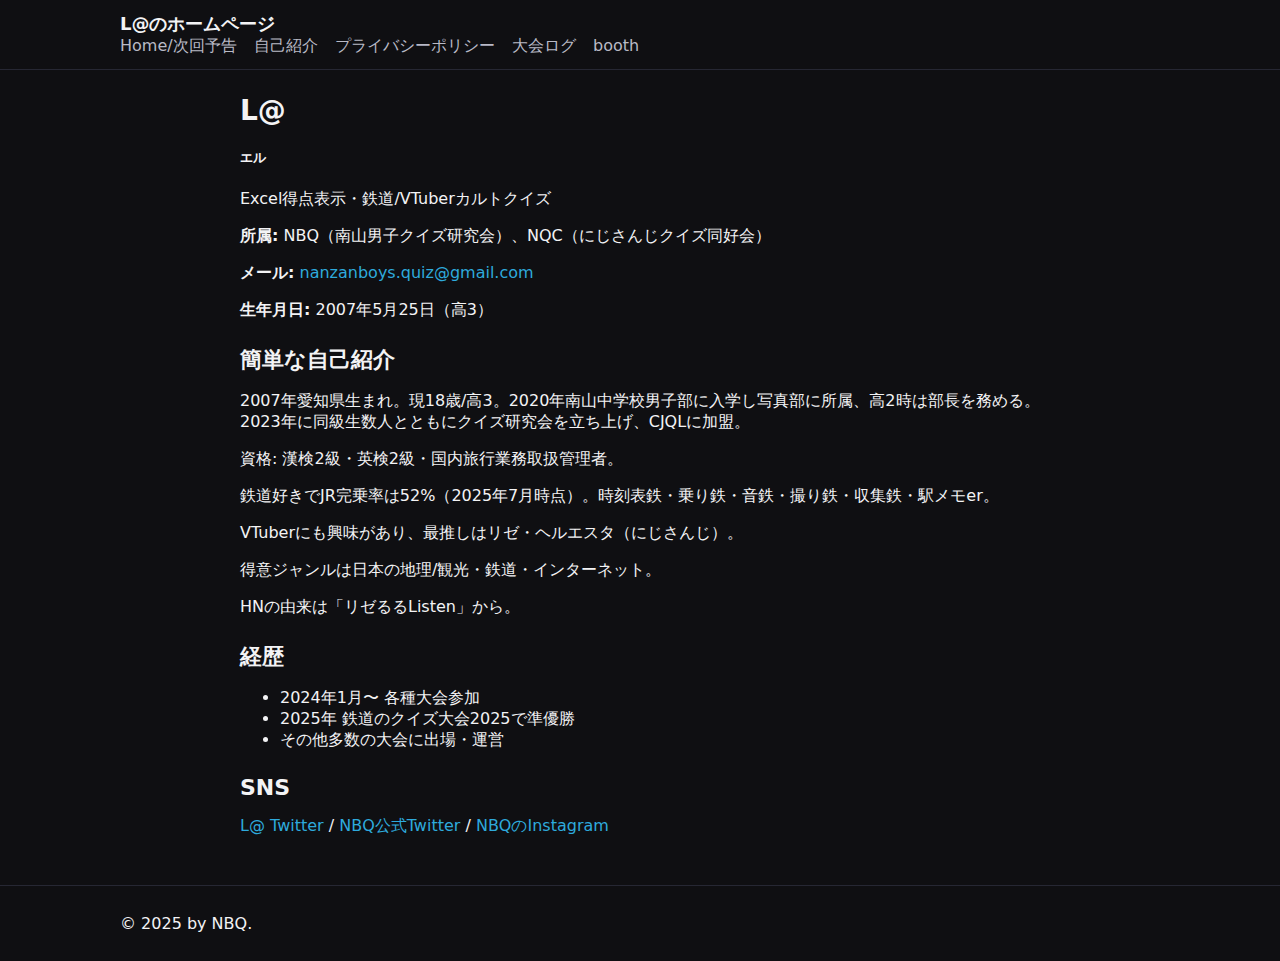
<file: about.html>
<!doctype html>
<html lang="ja">
<head>
  <meta charset="utf-8" />
  <meta name="viewport" content="width=device-width,initial-scale=1" />
  <title>自己紹介 | L@のホームページ</title>
  <link rel="stylesheet" href="assets/style.css" />
</head>
<body>
<header class="site-header">
  <div class="wrap">
    <a class="brand" href="index.html">L@のホームページ</a>
    <nav class="nav">
      <a href="index.html">Home/次回予告</a>
      <a href="about.html" aria-current="page">自己紹介</a>
      <a href="privacy.html">プライバシーポリシー</a>
      <a href="log.html">大会ログ</a>
      <a href="https://nbq.booth.pm" target="_blank">booth</a>
    </nav>
  </div>
</header>
<main class="content">
  <h1>L@ </h1><h5>エル</h5>
  <p>Excel得点表示・鉄道/VTuberカルトクイズ</p>
  <p><strong>所属:</strong> NBQ（南山男子クイズ研究会）、NQC（にじさんじクイズ同好会）</p>
  <p><strong>メール:</strong> <a href="mailto:nanzanboys.quiz@gmail.com">nanzanboys.quiz@gmail.com</a></p>
  <p><strong>生年月日:</strong> 2007年5月25日（高3）</p>

  <h2>簡単な自己紹介</h2>
  <p>2007年愛知県生まれ。現18歳/高3。2020年南山中学校男子部に入学し写真部に所属、高2時は部長を務める。2023年に同級生数人とともにクイズ研究会を立ち上げ、CJQLに加盟。</p>
  <p>資格: 漢検2級・英検2級・国内旅行業務取扱管理者。</p>
  <p>鉄道好きでJR完乗率は52%（2025年7月時点）。時刻表鉄・乗り鉄・音鉄・撮り鉄・収集鉄・駅メモer。</p>
  <p>VTuberにも興味があり、最推しはリゼ・ヘルエスタ（にじさんじ）。</p>
  <p>得意ジャンルは日本の地理/観光・鉄道・インターネット。</p>
  <p>HNの由来は「リゼるるListen」から。</p>

  <h2>経歴</h2>
  <ul>
    <li>2024年1月〜 各種大会参加</li>
    <li>2025年 鉄道のクイズ大会2025で準優勝</li>
    <li>その他多数の大会に出場・運営</li>
  </ul>

  <h2>SNS</h2>
  <p>
    <a href="https://twitter.com/NBQ_Reto_F10">L@ Twitter</a> /
    <a href="https://twitter.com/NBQtakeiteasy">NBQ公式Twitter</a> /
    <a href="https://www.instagram.com/nbq_uiz/">NBQのInstagram</a>
  </p>
</main>
<footer class="site-footer">
  <div class="wrap"><p>© 2025 by NBQ.</p></div>
</footer>
</body>
</html>
</file>
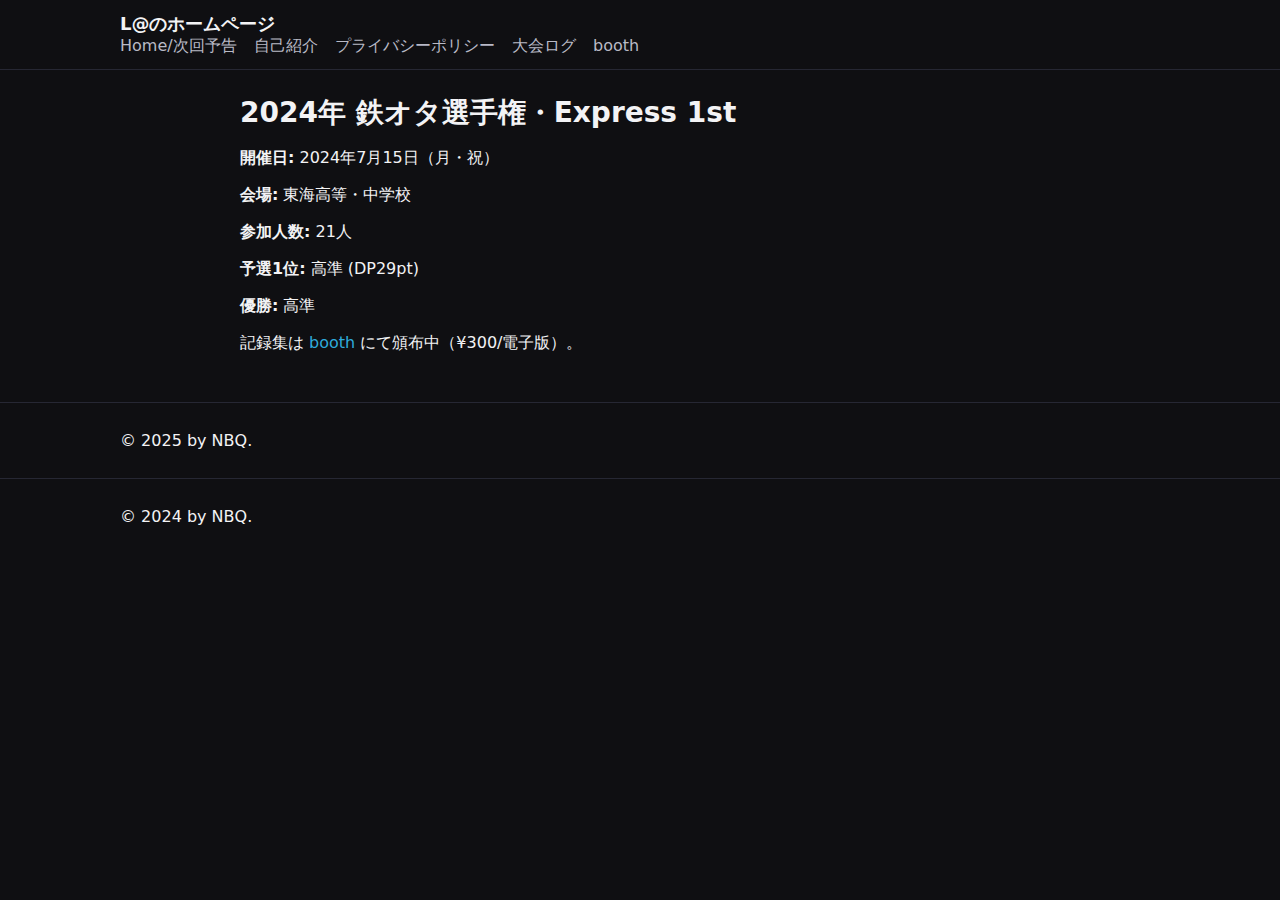
<file: log.html>
<!doctype html>
<html lang="ja">
<head>
  <meta charset="utf-8" />
  <meta name="viewport" content="width=device-width,initial-scale=1" />
  <title>大会ログ | L@のホームページ</title>
  <link rel="stylesheet" href="assets/style.css" />
</head>
<body>
<header class="site-header">
  <div class="wrap">
    <a class="brand" href="index.html">L@のホームページ</a>
    <nav class="nav">
      <a href="index.html">Home/次回予告</a>
      <a href="about.html">自己紹介</a>
      <a href="privacy.html">プライバシーポリシー</a>
      <a href="log.html" aria-current="page">大会ログ</a>
      <a href="https://nbq.booth.pm" target="_blank">booth</a>
    </nav>
  </div>
</header>
<main class="content">
  <h1>2024年 鉄オタ選手権・Express 1st</h1>
  <p><strong>開催日:</strong> 2024年7月15日（月・祝）</p>
  <p><strong>会場:</strong> 東海高等・中学校</p>
  <p><strong>参加人数:</strong> 21人</p>
  <p><strong>予選1位:</strong> 高準 (DP29pt)</p>
  <p><strong>優勝:</strong> 高準</p>
  <p>記録集は <a href="https://nbq.booth.pm/items/6184140" target="_blank">booth</a> にて頒布中（¥300/電子版）。</p>
</main>
<footer class="site-footer">
  <div class="wrap"><p>© 2025 by NBQ.</p></div>
</footer>
</body>
</html>
  <footer class="site-footer">
    <div class="wrap"><p>© 2024 by NBQ.</p></div>
  </footer>
</body>

</html>
</file>
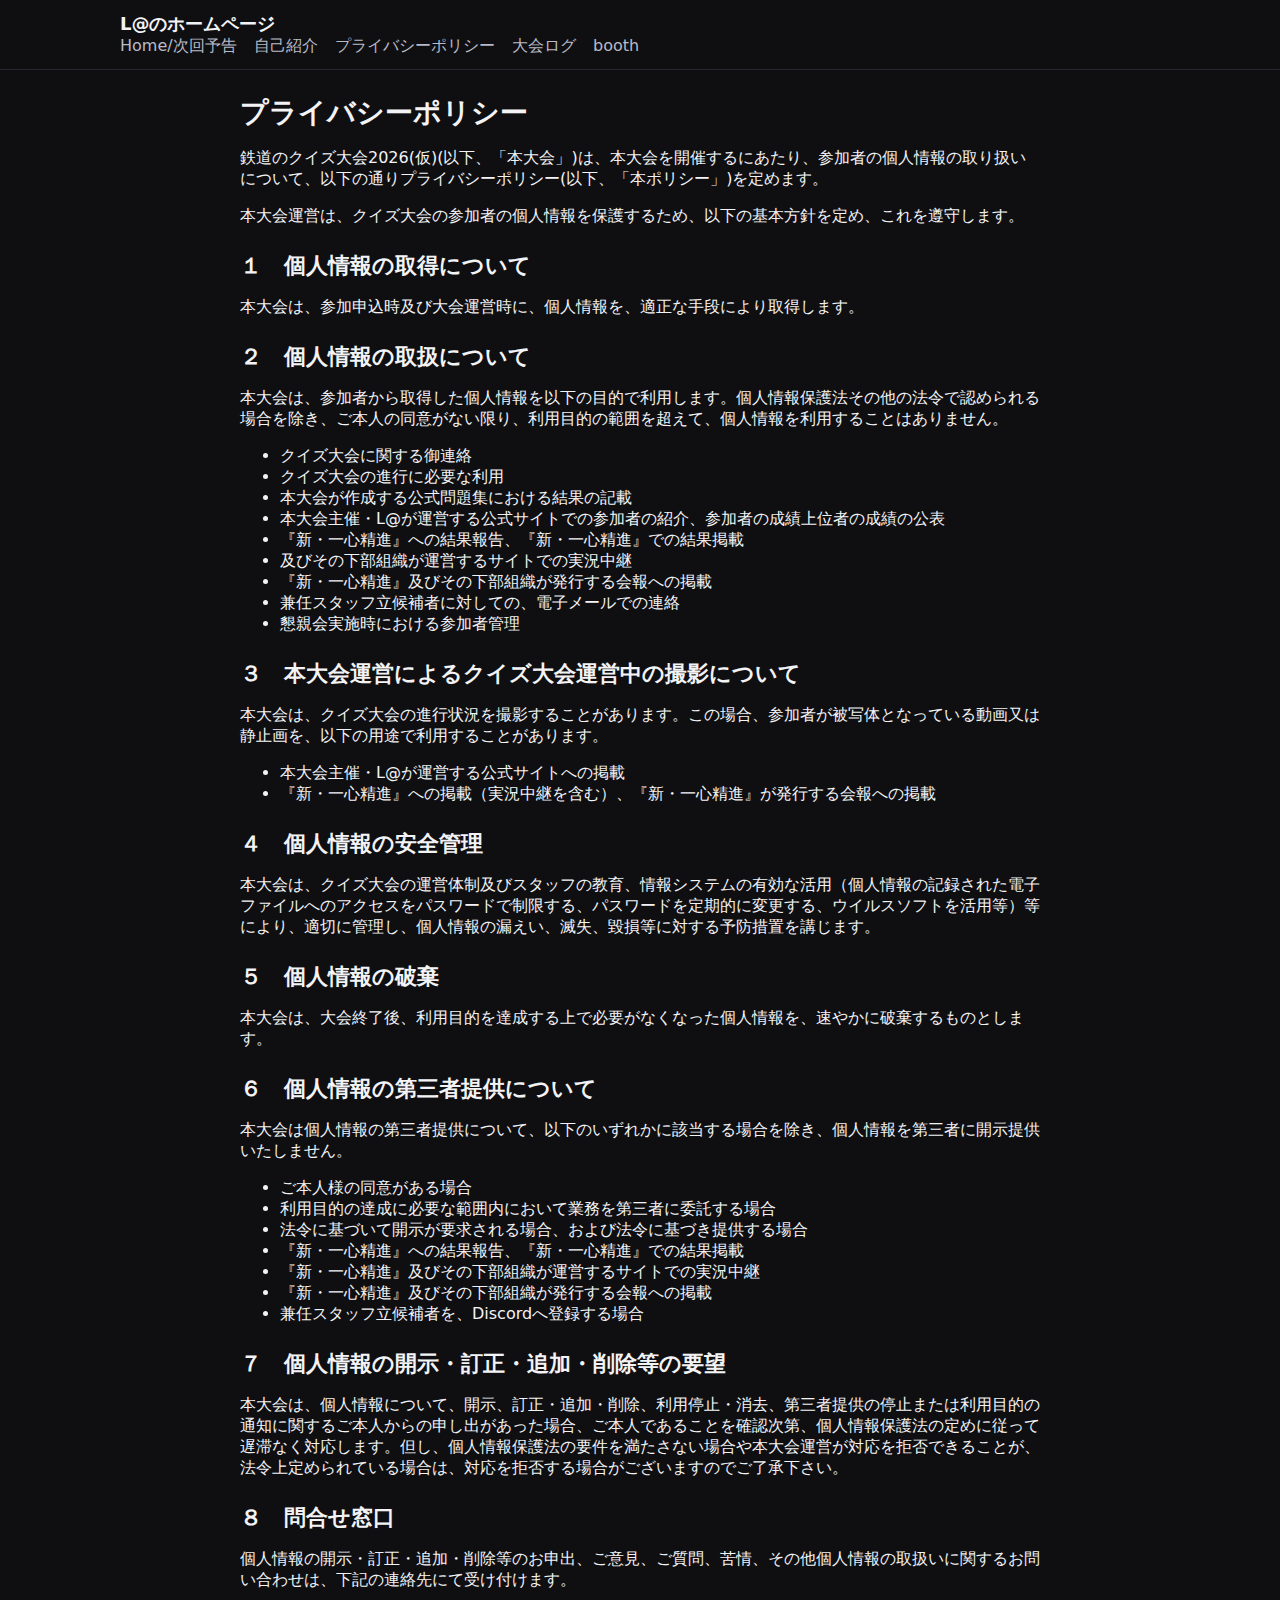
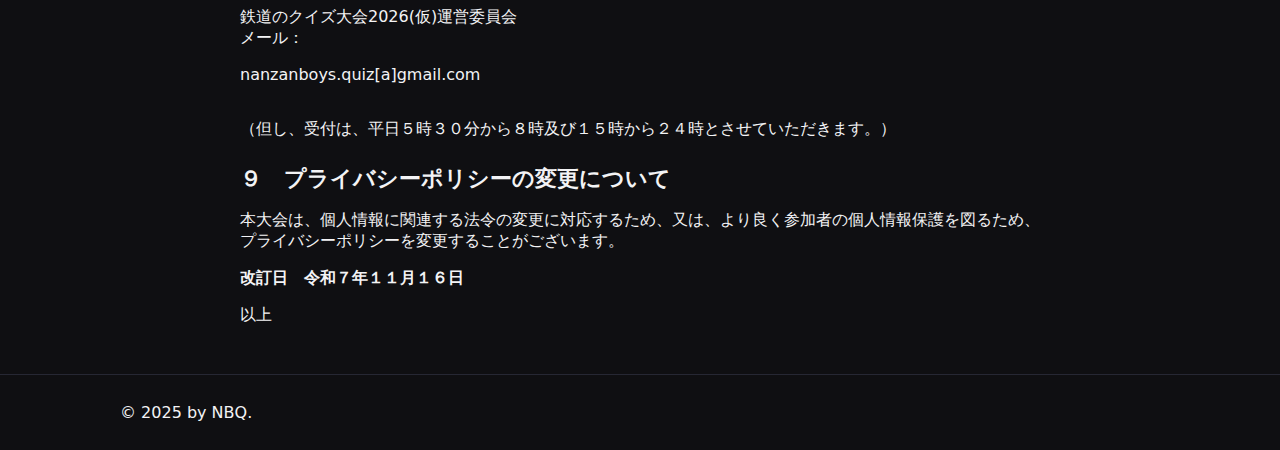
<file: privacy.html>
<!doctype html>
<html lang="ja">
<head>
  <meta charset="utf-8" />
  <meta name="viewport" content="width=device-width,initial-scale=1" />
  <title>プライバシーポリシー | L@のホームページ</title>
  <link rel="stylesheet" href="assets/style.css" />
</head>
<body>
<header class="site-header">
  <div class="wrap">
    <a class="brand" href="index.html">L@のホームページ</a>
    <nav class="nav">
      <a href="index.html">Home/次回予告</a>
      <a href="about.html">自己紹介</a>
      <a href="privacy.html" aria-current="page">プライバシーポリシー</a>
      <a href="log.html">大会ログ</a>
      <a href="https://nbq.booth.pm" target="_blank">booth</a>
    </nav>
  </div>
</header>

<main class="content">
  <h1>プライバシーポリシー</h1>

  <p>鉄道のクイズ大会2026(仮)(以下、「本大会」)は、本大会を開催するにあたり、参加者の個人情報の取り扱いについて、以下の通りプライバシーポリシー(以下、「本ポリシー」)を定めます。</p>

  <p>本大会運営は、クイズ大会の参加者の個人情報を保護するため、以下の基本方針を定め、これを遵守します。</p>

  <h2>１　個人情報の取得について</h2>
  <p>本大会は、参加申込時及び大会運営時に、個人情報を、適正な手段により取得します。</p>

  <h2>２　個人情報の取扱について</h2>
  <p>本大会は、参加者から取得した個人情報を以下の目的で利用します。個人情報保護法その他の法令で認められる場合を除き、ご本人の同意がない限り、利用目的の範囲を超えて、個人情報を利用することはありません。</p>
  <ul>
    <li>クイズ大会に関する御連絡</li>
    <li>クイズ大会の進行に必要な利用</li>
    <li>本大会が作成する公式問題集における結果の記載</li>
    <li>本大会主催・L@が運営する公式サイトでの参加者の紹介、参加者の成績上位者の成績の公表</li>
    <li>『新・一心精進』への結果報告、『新・一心精進』での結果掲載</li>
    <li>及びその下部組織が運営するサイトでの実況中継</li>
    <li>『新・一心精進』及びその下部組織が発行する会報への掲載</li>
    <li>兼任スタッフ立候補者に対しての、電子メールでの連絡</li>
    <li>懇親会実施時における参加者管理</li>
  </ul>

  <h2>３　本大会運営によるクイズ大会運営中の撮影について</h2>
  <p>本大会は、クイズ大会の進行状況を撮影することがあります。この場合、参加者が被写体となっている動画又は静止画を、以下の用途で利用することがあります。</p>
  <ul>
    <li>本大会主催・L@が運営する公式サイトへの掲載</li>
    <li>『新・一心精進』への掲載（実況中継を含む）、『新・一心精進』が発行する会報への掲載</li>
  </ul>

  <h2>４　個人情報の安全管理</h2>
  <p>本大会は、クイズ大会の運営体制及びスタッフの教育、情報システムの有効な活用（個人情報の記録された電子ファイルへのアクセスをパスワードで制限する、パスワードを定期的に変更する、ウイルスソフトを活用等）等により、適切に管理し、個人情報の漏えい、滅失、毀損等に対する予防措置を講じます。</p>

  <h2>５　個人情報の破棄</h2>
  <p>本大会は、大会終了後、利用目的を達成する上で必要がなくなった個人情報を、速やかに破棄するものとします。</p>

  <h2>６　個人情報の第三者提供について</h2>
  <p>本大会は個人情報の第三者提供について、以下のいずれかに該当する場合を除き、個人情報を第三者に開示提供いたしません。</p>
  <ul>
    <li>ご本人様の同意がある場合</li>
    <li>利用目的の達成に必要な範囲内において業務を第三者に委託する場合</li>
    <li>法令に基づいて開示が要求される場合、および法令に基づき提供する場合</li>
    <li>『新・一心精進』への結果報告、『新・一心精進』での結果掲載</li>
    <li>『新・一心精進』及びその下部組織が運営するサイトでの実況中継</li>
    <li>『新・一心精進』及びその下部組織が発行する会報への掲載</li>
    <li>兼任スタッフ立候補者を、Discordへ登録する場合</li>
  </ul>

  <h2>７　個人情報の開示・訂正・追加・削除等の要望</h2>
  <p>本大会は、個人情報について、開示、訂正・追加・削除、利用停止・消去、第三者提供の停止または利用目的の通知に関するご本人からの申し出があった場合、ご本人であることを確認次第、個人情報保護法の定めに従って遅滞なく対応します。但し、個人情報保護法の要件を満たさない場合や本大会運営が対応を拒否できることが、法令上定められている場合は、対応を拒否する場合がございますのでご了承下さい。</p>

  <h2>８　問合せ窓口</h2>
  <p>個人情報の開示・訂正・追加・削除等のお申出、ご意見、ご質問、苦情、その他個人情報の取扱いに関するお問い合わせは、下記の連絡先にて受け付けます。</p>
  <p>鉄道のクイズ大会2026(仮)運営委員会<br>
  メール：<p>nanzanboys.quiz[a]gmail.com</p><br>
  （但し、受付は、平日５時３０分から８時及び１５時から２４時とさせていただきます。）</p>

  <h2>９　プライバシーポリシーの変更について</h2>
  <p>本大会は、個人情報に関連する法令の変更に対応するため、又は、より良く参加者の個人情報保護を図るため、プライバシーポリシーを変更することがございます。</p>

  <p><strong>改訂日　令和７年１１月１６日</strong></p>
  <p>以上</p>
</main>

<footer class="site-footer">
  <div class="wrap"><p>© 2025 by NBQ.</p></div>
</footer>
</body>
</html>
</file>
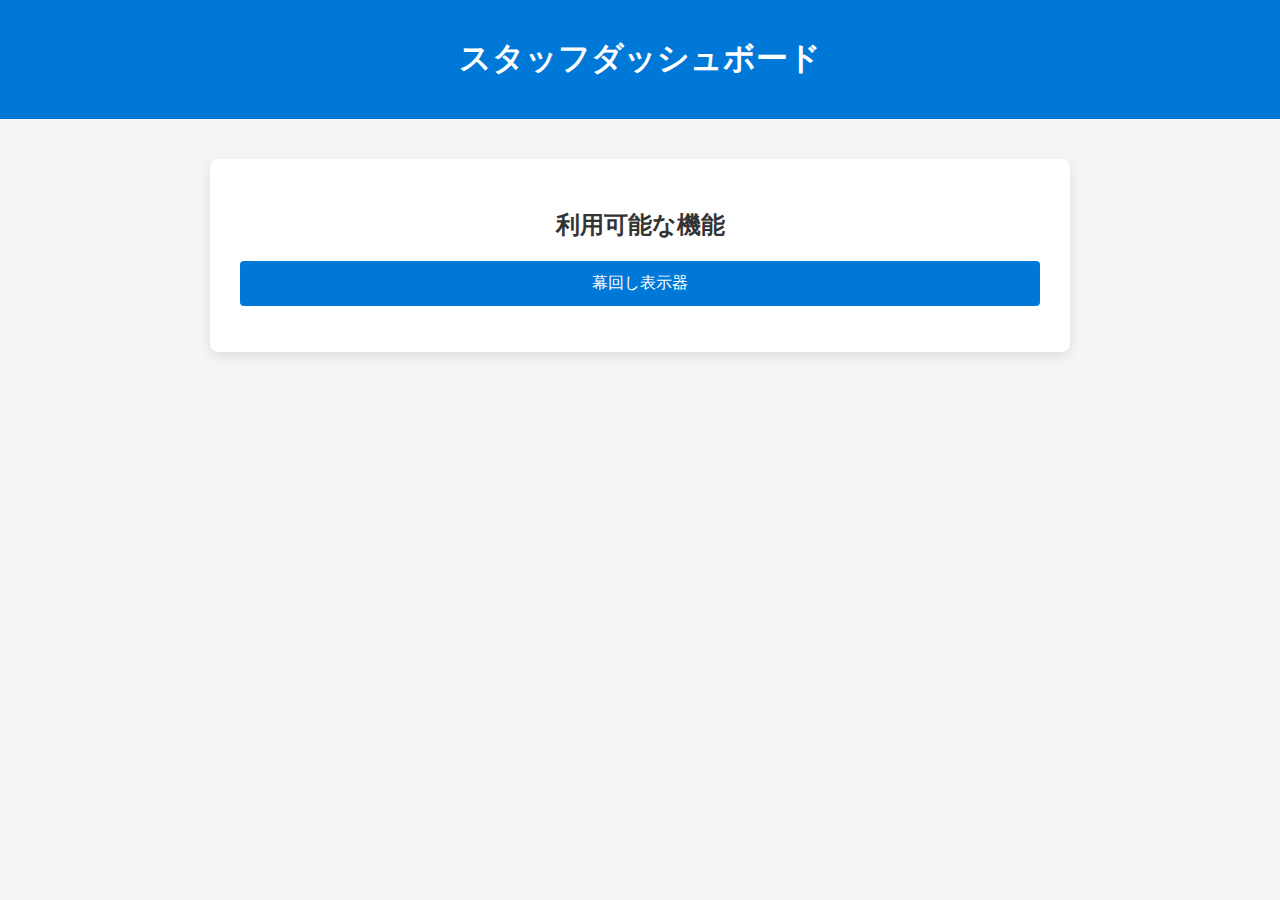
<file: staff/dashboard.html>
<!DOCTYPE html>
<html lang="ja">
<head>
  <meta charset="UTF-8">
  <title>スタッフダッシュボード</title>
  <style>
    body {
      font-family: "Segoe UI", sans-serif;
      background: #f5f5f5;
      margin: 0;
      padding: 0;
    }
    header {
      background: #0078d7;
      color: #fff;
      padding: 16px;
      text-align: center;
    }
    .container {
      max-width: 800px;
      margin: 40px auto;
      background: #fff;
      padding: 30px;
      border-radius: 8px;
      box-shadow: 0 4px 12px rgba(0,0,0,0.1);
    }
    h2 {
      margin-bottom: 20px;
      color: #333;
      text-align: center;
    }
    ul {
      list-style: none;
      padding: 0;
    }
    ul li {
      margin: 12px 0;
    }
    ul li a {
      display: block;
      padding: 12px;
      background: #0078d7;
      color: #fff;
      text-decoration: none;
      border-radius: 4px;
      transition: background 0.3s;
      text-align: center;
    }
    ul li a:hover {
      background: #005a9e;
    }
  </style>
</head>
<body>
  <header>
    <h1>スタッフダッシュボード</h1>
  </header>

  <div class="container">
    <h2>利用可能な機能</h2>
    <ul>
      <!-- 現在は幕回し表示器のみ -->
      <li><a href="turnover.html">幕回し表示器</a></li>
    </ul>
  </div>
</body>
</html>
</file>
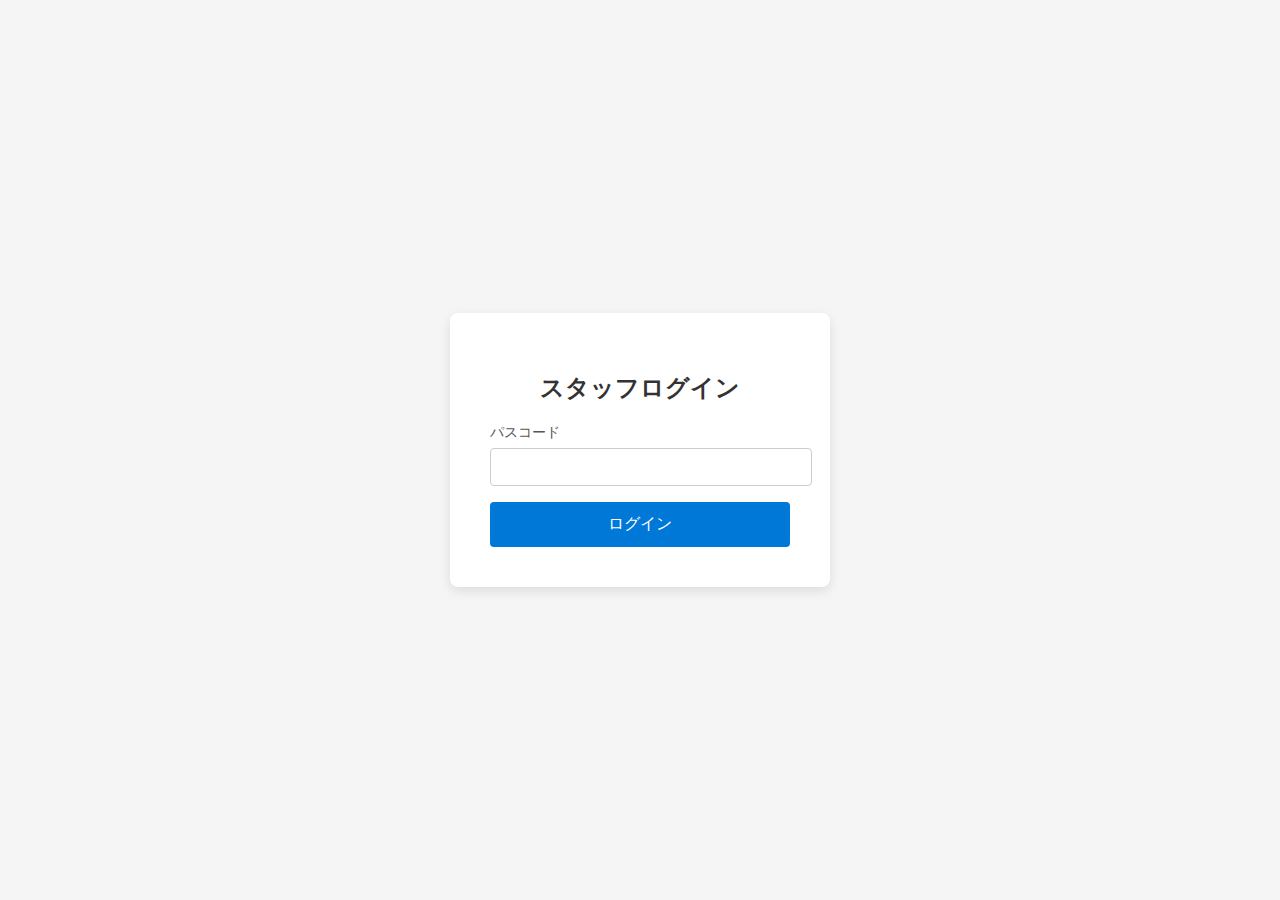
<file: staff/login.html>
<!DOCTYPE html>
<html lang="ja">
<head>
  <meta charset="UTF-8">
  <title>スタッフログイン</title>
  <style>
    body {
      font-family: "Segoe UI", sans-serif;
      background: #f5f5f5;
      display: flex;
      justify-content: center;
      align-items: center;
      height: 100vh;
      margin: 0;
    }
    .login-container {
      background: #fff;
      padding: 40px;
      border-radius: 8px;
      box-shadow: 0 4px 12px rgba(0,0,0,0.1);
      width: 300px;
    }
    .login-container h2 {
      text-align: center;
      margin-bottom: 20px;
      color: #333;
    }
    .login-container label {
      display: block;
      margin-bottom: 6px;
      color: #555;
      font-size: 14px;
    }
    .login-container input {
      width: 100%;
      padding: 10px;
      margin-bottom: 16px;
      border: 1px solid #ccc;
      border-radius: 4px;
      font-size: 14px;
      text-align: center;
      letter-spacing: 4px;
    }
    .login-container button {
      width: 100%;
      padding: 12px;
      background: #0078d7;
      border: none;
      border-radius: 4px;
      color: #fff;
      font-size: 16px;
      cursor: pointer;
      transition: background 0.3s;
    }
    .login-container button:hover {
      background: #005a9e;
    }
    .error-message {
      color: red;
      font-size: 13px;
      margin-bottom: 10px;
      display: none;
      text-align: center;
    }
  </style>
</head>
<body>
  <div class="login-container">
    <h2>スタッフログイン</h2>
    <form id="loginForm">
      <label for="passcode">パスコード</label>
      <input type="password" id="passcode" name="passcode" maxlength="4" required>

      <div class="error-message" id="errorMessage">パスコードが違います。</div>

      <button type="submit">ログイン</button>
    </form>
  </div>

  <script>
    const loginForm = document.getElementById("loginForm");
    const errorMessage = document.getElementById("errorMessage");

    loginForm.addEventListener("submit", function(e) {
      e.preventDefault();

      const passcode = document.getElementById("passcode").value.trim();

      // 仮の認証処理（実際はサーバー側で検証）
      if (passcode === "0000") {
        window.location.href = "tetsuq_2026/staff/dashboard.html"; // ログイン後のページへ
      } else {
        errorMessage.style.display = "block";
      }
    });
  </script>
</body>
</html>
</file>
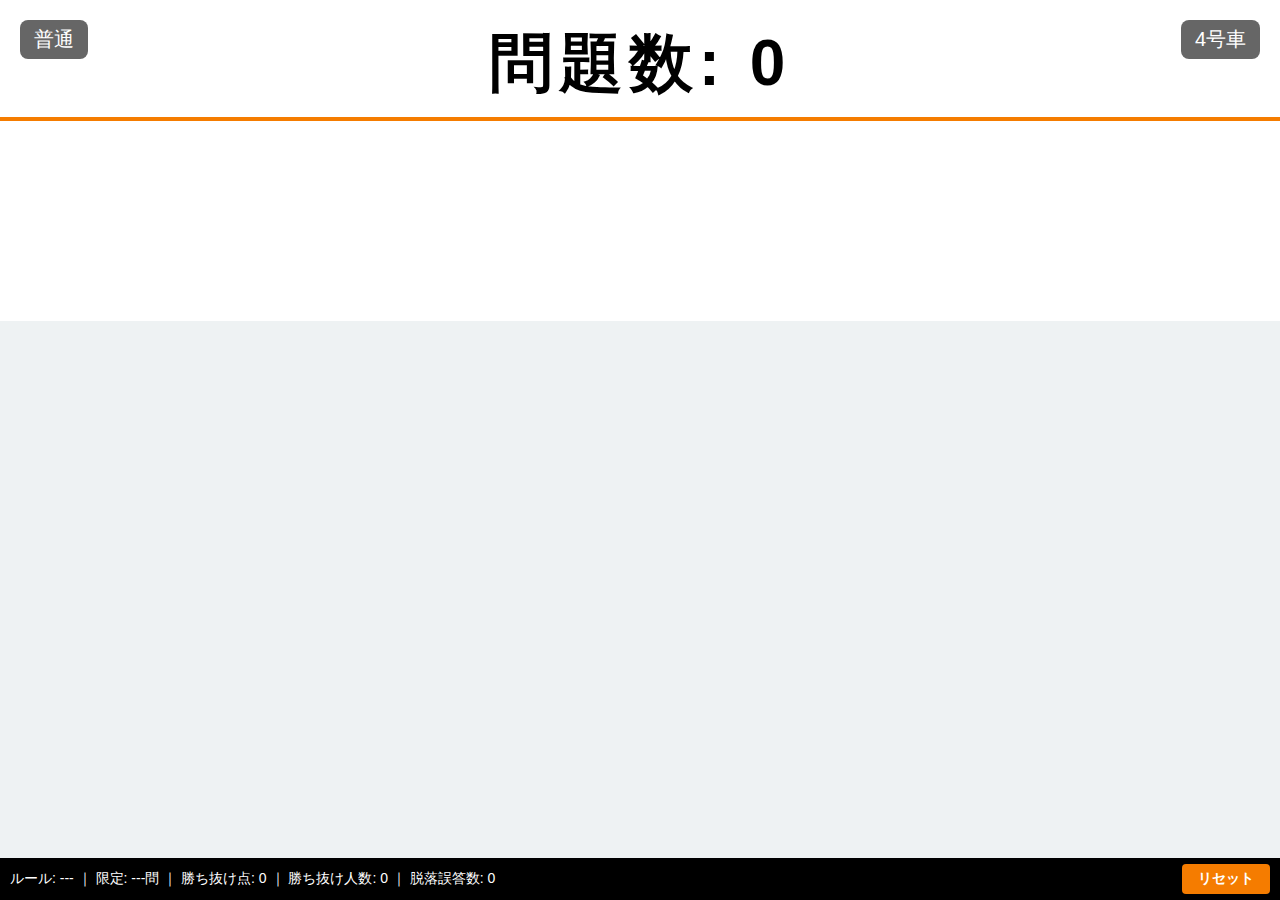
<file: staff/main.html>
<!DOCTYPE html>
<html lang="ja">
<head>
  <meta charset="UTF-8">
  <title>Score Main N2 v1</title>
  <link rel="stylesheet" href="assets/css/main.css">
</head>

<body>

<div id="header">
  <div class="train-type">普通</div>
  <div id="problemCountDisplay">第0問</div>
  <div class="car-number">4号車</div>
</div>

<div id="players">
  <div id="global-score-band"></div>
</div>

<div id="footer">
  <span id="footer-text"></span>
  <button id="reset-button">リセット</button>
</div>

<script>
/* ====== データ読み込み ====== */
let players      = JSON.parse(localStorage.getItem("players")      || "[]");
let scoreItems   = JSON.parse(localStorage.getItem("scoreItems")   || "[]");
let logs         = JSON.parse(localStorage.getItem("logs")         || "[]");
let problemCount = Number(localStorage.getItem("problemCount")     || 0);
let maxProblems  = Number(localStorage.getItem("maxProblems")      || 0);
let finished     = false;
let history      = [];

let winScore  = Number(localStorage.getItem("winScore")  || 0);
let winCount  = Number(localStorage.getItem("winCount")  || 0);
let loseWrong = Number(localStorage.getItem("loseWrong") || 0);

let winners = JSON.parse(localStorage.getItem("winners") || "[]");
let winSettingMode = false;

function getPreset() {
  return localStorage.getItem("currentRule") || "";
}

function ordinal(n) {
  const s = ["th", "st", "nd", "rd"];
  const v = n % 100;
  return n + (s[(v - 20) % 10] || s[v] || s[0]);
}

function rankColor(rank) {
  if (rank === 1) return "gold";
  if (rank === 2) return "silver";
  if (rank === 3 || rank === 4) return "red";
  if (rank >= 5 && rank <= 10) return "blue";
  return "green";
}

/* ====== 名前の縦縮小====== */
function adjustNameSize(nameDiv) {
  const maxHeight = 160;
  nameDiv.style.transform = "scaleY(1)";
  const actual = nameDiv.scrollHeight;

  if (actual > maxHeight) {
    const scale = (maxHeight / actual) * 0.85;
    nameDiv.style.transform = `scaleY(${scale})`;
  }
}

  /* ====== 合計点計算 ====== */
function calcTotal(player) {
  let total = 0;
  scoreItems.forEach(item => {
    const v = player.scores[item.name];
    const safe = Number.isFinite(v) ? v : 0;
    total += safe * item.weight;
  });
  return total;
}

/* ====== プレイヤーカード生成 ====== */
function createPlayerCard(p, idx) {
  const card = document.createElement("div");
  card.className = `player-card player-${idx}`;

  /* 順位 */
  const rankDiv = document.createElement("div");
  rankDiv.className = `rank-badge ${rankColor(p.rank)}`;
  rankDiv.textContent = p.rank ? ordinal(p.rank) : "";
  card.appendChild(rankDiv);

  /* 都道府県 */
  const prefDiv = document.createElement("div");
  prefDiv.className = "prefecture";
  prefDiv.textContent = p.prefecture || "";
  card.appendChild(prefDiv);

  /* 名前 */
  const nameArea = document.createElement("div");
  nameArea.className = "name-area";

  const nameDiv = document.createElement("div");
  nameDiv.className = "player-name";
  nameDiv.textContent = p.name;

  nameArea.appendChild(nameDiv);
  card.appendChild(nameArea);

  adjustNameSize(nameDiv);

  return card;
}

/* ====== スコアカード生成 ====== */
function createScoreCard(p, idx) {
  const card = document.createElement("div");
  card.className = `score-card player-${idx}`;

  const scoreBox = document.createElement("div");
  scoreBox.className = "score-box";
  scoreBox.textContent = calcTotal(p);

  card.appendChild(scoreBox);
  return card;
}

/* ====== 状態カード生成 ====== */
function createStatusCard(p, idx) {
  const card = document.createElement("div");
  card.className = `status-card player-${idx}`;

  const statusDiv = document.createElement("div");
  statusDiv.className = "status";

  if (winners.includes(idx)) {
    statusDiv.textContent = `${winners.indexOf(idx) + 1}位`;
  } else if (p.status === "out") {
    statusDiv.textContent = "脱落";
  } else if (getPreset() === "freeze" && p.freezeStop > 0) {
    statusDiv.textContent = `Stop ${p.freezeStop}`;
  }

  const wrong = Number.isFinite(p.scores["誤答"]) ? p.scores["誤答"] : 0;
  if (wrong > 0) statusDiv.textContent += ` / 誤答${wrong}`;

  card.appendChild(statusDiv);
  return card;
}

/* ====== 描画 ====== */
function render() {
  const container = document.getElementById("players");
  container.innerHTML = '';

  players.forEach((p, idx) => {
    const playerDiv = createPlayerCard(p, idx);
    playerDiv.appendChild(createScoreCard(p, idx));
    playerDiv.appendChild(createStatusCard(p, idx));
    container.appendChild(playerDiv);
  });

  document.getElementById("problemCountDisplay").textContent =
    `問題数: ${problemCount}`;
}

/* ====== フッター更新 ====== */
function updateFooter() {
  const rule = getPreset() || "---";
  const text =
    `ルール: ${rule} ｜ 限定: ${maxProblems || "---"}問 ｜ ` +
    `勝ち抜け点: ${winScore} ｜ 勝ち抜け人数: ${winCount} ｜ 脱落誤答数: ${loseWrong}`;

  document.getElementById("footer-text").textContent = text;
}

/* ====== Freeze 減衰 ====== */
function applyFreezeDecay() {
  if (getPreset() !== "freeze") return;
  players.forEach(p => {
    if (p.freezeStop > 0) p.freezeStop--;
  });
}

/* ====== 勝ち抜け判定 ====== */
function checkWinner(playerIndex) {
  const p = players[playerIndex];
  const total = calcTotal(p);

  if (total >= winScore && !winners.includes(playerIndex)) {
    winners.push(playerIndex);
    localStorage.setItem("winners", JSON.stringify(winners));

    const now = new Date().toLocaleTimeString();
    logs.push(`${now} ${p.name} が勝ち抜け（${winners.length}位）`);
    localStorage.setItem("logs", JSON.stringify(logs));
  }

  if (winners.length >= winCount) {
    finished = true;
  }
}

/* ====== 脱落判定 ====== */
function checkLose(playerIndex) {
  const p = players[playerIndex];
  const wrong = p.scores["誤答"] || 0;

  if (wrong >= loseWrong && p.status !== "out") {
    p.status = "out";

    const now = new Date().toLocaleTimeString();
    logs.push(`${now} ${p.name} が脱落`);
    localStorage.setItem("logs", JSON.stringify(logs));
  }
}

/* ====== 勝ち抜け設定モード判定 ====== */
function checkWinSettingMode() {
  if (winners.length >= winCount) return;

  const alive = players.filter((p, i) =>
    p.status !== "out" && !winners.includes(i)
  ).length;

  if (maxProblems && problemCount >= maxProblems && winners.length < winCount)
    winSettingMode = true;

  if (alive === winCount - winners.length)
    winSettingMode = true;
}

/* ====== スコア処理 ====== */
function changeScore(playerIndex, itemName, delta) {
  if (finished || winSettingMode) return;

  const p = players[playerIndex];
  const preset = getPreset();

  if (preset === "freeze" && p.freezeStop > 0) return;

  const prevData = {
    type: "score",
    playerIndex,
    prevScores: JSON.parse(JSON.stringify(p.scores || {})),
    prevStatus: p.status,
    prevFreeze: p.freezeStop,
    prevWinners: [...winners],
    problemDelta: -1
  };
  history.push(prevData);

  if (typeof p.scores[itemName] !== "number") p.scores[itemName] = 0;
  p.scores[itemName] += delta;

  if (preset === "updown" && itemName === "誤答") {
    if (p.scores["誤答"] === 1) p.scores["正解"] = 0;
    if (p.scores["誤答"] === 2) p.status = "out";
  }

  if (preset === "freeze" && itemName === "誤答") {
    p.freezeStop = (p.scores["誤答"] || 0) + 1;
  }

  checkLose(playerIndex);
  checkWinner(playerIndex);

  problemCount++;
  applyFreezeDecay();
  render();
  updateFooter();
  checkWinSettingMode();

  const now = new Date().toLocaleTimeString();
  const seikai = p.scores["正解"] || 0;
  const gotou  = p.scores["誤答"] || 0;

  logs.push(`${now} ${p.name} ${itemName} +${delta} (${seikai}-${gotou})`);
  localStorage.setItem("logs", JSON.stringify(logs));

  localStorage.setItem("players", JSON.stringify(players));
  localStorage.setItem("problemCount", problemCount);
  localStorage.setItem("winners", JSON.stringify(winners));
}

/* ====== スルー ====== */
function noAnswer() {
  if (finished || winSettingMode) return;

  const prevData = {
    type: "noAnswer",
    prevFreezeAll: players.map(p => p.freezeStop),
    problemDelta: -1
  };
  history.push(prevData);

  problemCount++;
  applyFreezeDecay();
  render();
  updateFooter();
  checkWinSettingMode();

  const now = new Date().toLocaleTimeString();
  logs.push(`${now} スルー`);
  localStorage.setItem("logs", JSON.stringify(logs));

  localStorage.setItem("problemCount", problemCount);
}

/* ====== Undo ====== */
function undo() {
  if (finished || winSettingMode) return;

  const last = history.pop();
  if (!last) return;

  if (last.type === "score") {
    const p = players[last.playerIndex];
    p.scores = last.prevScores;
    p.status = last.prevStatus;
    p.freezeStop = last.prevFreeze;
    winners = last.prevWinners;
    problemCount += last.problemDelta;
  } else if (last.type === "noAnswer") {
    problemCount += last.problemDelta;
    players.forEach((p, i) => {
      p.freezeStop = last.prevFreezeAll[i];
    });
  }

  finished = false;

  render();
  updateFooter();
  checkWinSettingMode();

  const now = new Date().toLocaleTimeString();
  logs.push(`${now} Undo`);
  localStorage.setItem("logs", JSON.stringify(logs));

  localStorage.setItem("players", JSON.stringify(players));
  localStorage.setItem("problemCount", problemCount);
  localStorage.setItem("winners", JSON.stringify(winners));
}

/* ====== キーボード操作 ====== */
document.addEventListener("keydown", (e) => {
  const code = e.code;
  const isNumpad = code.startsWith("Numpad");

  if (winSettingMode) {
    if (!isNumpad) return;
    e.preventDefault();

    let index = null;
    if (code === "Numpad0") index = 9;
    else {
      const num = Number(code.replace("Numpad", ""));
      if (num >= 1 && num <= 9) index = num - 1;
    }

    if (index === null || index >= players.length) return;
    if (winners.includes(index)) return;

    winners.push(index);
    localStorage.setItem("winners", JSON.stringify(winners));

    if (winners.length >= winCount) {
      winSettingMode = false;
      finished = true;
    }

    render();
    updateFooter();
    checkWinSettingMode();
    return;
  }

  if (finished) return;

  if (isNumpad) {
    e.preventDefault();

    let index = null;
    if (code === "Numpad0") index = 9;
    else {
      const num = Number(code.replace("Numpad", ""));
      if (num >= 1 && num <= 9) index = num - 1;
    }

    if (index !== null && index < players.length) {
      const p = players[index];
      if (p.status !== "out" && !winners.includes(index) && p.freezeStop === 0) {
        if (e.ctrlKey) changeScore(index, "誤答", +1);
        else changeScore(index, "正解", +1);
      }
    }
    return;
  }

  if (code === "Insert") {
    e.preventDefault();
    noAnswer();
    return;
  }

  if (code === "Delete") {
    e.preventDefault();
    undo();
    return;
  }
});

/* ====== リセット ====== */
function resetAll() {
  const ok = window.confirm("全データをリセットします。よろしいですか？");
  if (!ok) return;

  players.forEach(p => {
    p.scores = {};
    p.status = "alive";
    p.freezeStop = 0;
  });

  history = [];
  logs = [];
  problemCount = 0;
  finished = false;
  winners = [];
  winSettingMode = false;

  localStorage.setItem("players", JSON.stringify(players));
  localStorage.setItem("problemCount", problemCount);
  localStorage.setItem("logs", JSON.stringify(logs));
  localStorage.setItem("winners", JSON.stringify(winners));

  render();
  updateFooter();
  checkWinSettingMode();

  window.dispatchEvent(new Event("storage"));
}

/* ====== localStorage 監視 ====== */
window.addEventListener("storage", () => {
  players      = JSON.parse(localStorage.getItem("players")      || "[]");
  scoreItems   = JSON.parse(localStorage.getItem("scoreItems")   || "[]");
  logs         = JSON.parse(localStorage.getItem("logs")         || "[]");
  problemCount = Number(localStorage.getItem("problemCount")     || 0);
  maxProblems  = Number(localStorage.getItem("maxProblems")      || 0);
  winScore     = Number(localStorage.getItem("winScore")         || 0);
  winCount     = Number(localStorage.getItem("winCount")         || 0);
  loseWrong    = Number(localStorage.getItem("loseWrong")        || 0);
  winners      = JSON.parse(localStorage.getItem("winners")      || "[]");

  finished = false;

  render();
  updateFooter();
  checkWinSettingMode();
});

/* ====== 初期描画 ====== */
render();
updateFooter();
checkWinSettingMode();

/* ====== リセットボタン ====== */
document.getElementById("reset-button").addEventListener("click", () => {
  resetAll();
});



</script>

</body>
</html>
</file>
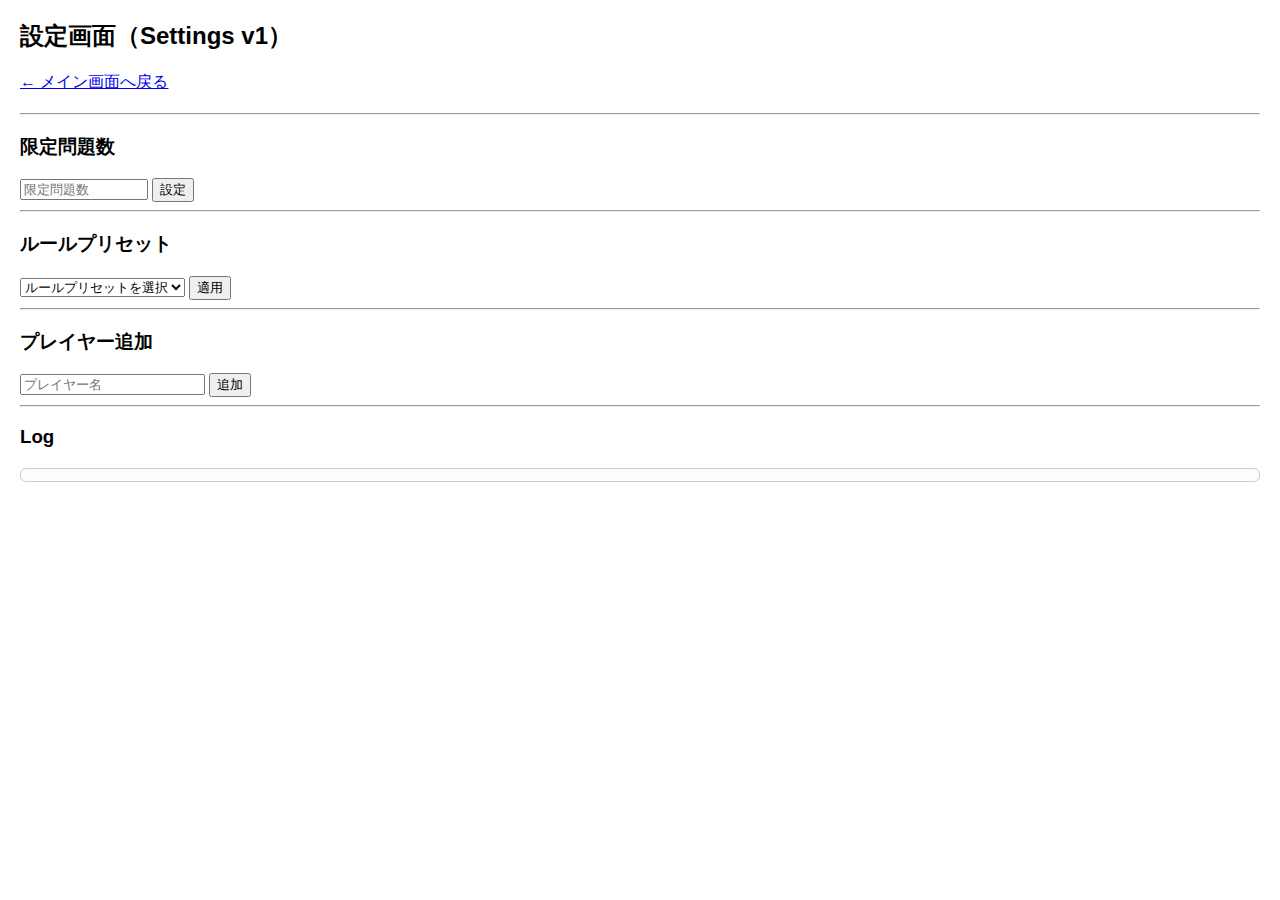
<file: staff/setting.html>
<!DOCTYPE html>
<html lang="ja">
<head>
  <meta charset="UTF-8">
  <title>Settings v1</title>
  <style>
    body { font-family: sans-serif; margin: 20px; }

    #log {
      margin-top: 20px;
      font-size: 14px;
      max-height: 300px;
      overflow-y: auto;
      border: 1px solid #ccc;
      padding: 6px;
      border-radius: 6px;
      background: #fdfdfd;
    }
    .log-item {
      padding: 4px 6px;
      margin-bottom: 4px;
      background: #f3f3f3;
      border-left: 4px solid #888;
      border-radius: 4px;
    }
  </style>
</head>

<body>

<h2>設定画面（Settings v1）</h2>

<!-- 戻る -->
<div style="margin-bottom:20px;">
  <a href="main.html">← メイン画面へ戻る</a>
</div>

<hr>

<!-- 限定問題数 -->
<h3>限定問題数</h3>
<div>
  <input id="maxProblems" type="number" placeholder="限定問題数" style="width:120px">
  <button onclick="saveMaxProblems()">設定</button>
</div>

<hr>

<!-- ルールプリセット -->
<h3>ルールプリセット</h3>
<div>
  <select id="presetSelect">
    <option value="">ルールプリセットを選択</option>
    <option value="nmarubatsu">n○m×</option>
    <option value="updown">Up-Down</option>
    <option value="freeze">Freeze</option>
  </select>
  <button onclick="applyPreset()">適用</button>
</div>

<hr>

<!-- プレイヤー追加 -->
<h3>プレイヤー追加</h3>
<div>
  <input id="playerName" placeholder="プレイヤー名">
  <button onclick="addPlayer()">追加</button>
</div>

<hr>

<!-- Log -->
<h3>Log</h3>
<div id="log"></div>

<script>
  /* ====== localStorage からデータ取得 ====== */
  let players = JSON.parse(localStorage.getItem("players") || "[]");
  let scoreItems = JSON.parse(localStorage.getItem("scoreItems") || "[]");
  let logs = JSON.parse(localStorage.getItem("logs") || "[]");
  let maxProblems = Number(localStorage.getItem("maxProblems") || 0);

  /* ====== プリセット定義（v23.5.5 と同じ） ====== */
  const presets = {
    nmarubatsu: {
      items: [
        { name: "正解", weight: 1 },
        { name: "誤答", weight: 0 },
        { name: "アドバンテージ", weight: 1 }
      ]
    },
    updown: {
      items: [
        { name: "正解", weight: 1 },
        { name: "誤答", weight: 0 }
      ]
    },
    freeze: {
      items: [
        { name: "正解", weight: 1 },
        { name: "誤答", weight: 0 }
      ]
    }
  };

  /* ====== 限定問題数設定 ====== */
  function saveMaxProblems() {
    const v = Number(document.getElementById("maxProblems").value);
    if (!v || v <= 0) return;

    maxProblems = v;
    localStorage.setItem("maxProblems", maxProblems);
    alert("限定問題数を保存しました");
  }

  /* ====== プリセット適用 ====== */
  function applyPreset() {
    const key = document.getElementById("presetSelect").value;
    if (!key) return;

    scoreItems = JSON.parse(JSON.stringify(presets[key].items));
    localStorage.setItem("scoreItems", JSON.stringify(scoreItems));
    alert("ルールプリセットを保存しました");
  }

  /* ====== プレイヤー追加 ====== */
  function addPlayer() {
    const name = document.getElementById("playerName").value.trim();
    if (!name) return;

    players.push({
      name,
      scores: {},
      status: "alive",
      freezeStop: 0
    });

    localStorage.setItem("players", JSON.stringify(players));
    document.getElementById("playerName").value = "";
    alert("プレイヤーを追加しました");
  }

  /* ====== Log 表示 ====== */
  function renderLog() {
    const logDiv = document.getElementById("log");
    logDiv.innerHTML = "";

    logs.slice(-300).forEach(line => {
      const div = document.createElement("div");
      div.className = "log-item";
      div.textContent = line;
      logDiv.appendChild(div);
    });
  }

  renderLog();
</script>

</body>
</html>
</file>
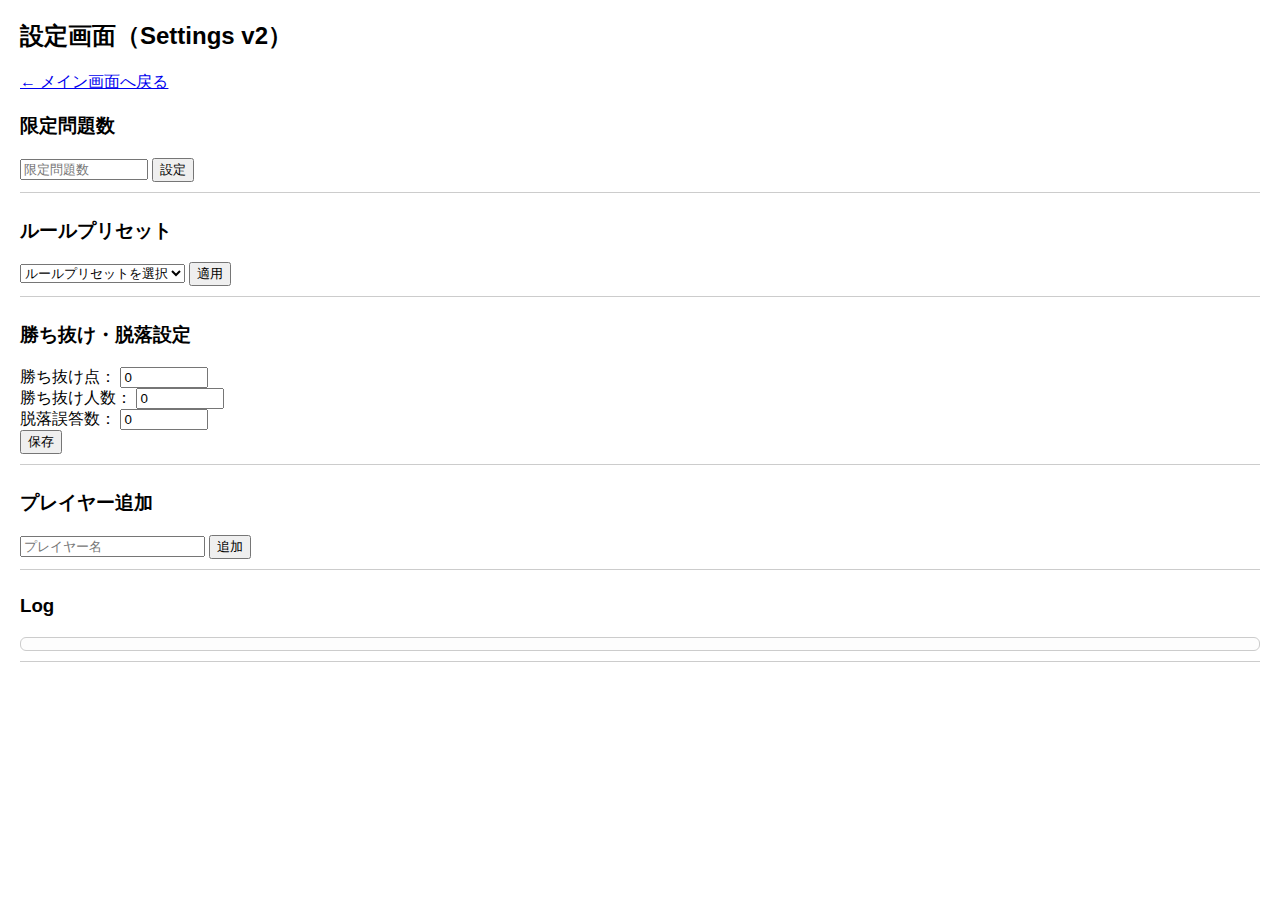
<file: staff/settings.html>
<!DOCTYPE html>
<html lang="ja">
<head>
  <meta charset="UTF-8">
  <title>Settings v3</title>
  <style>
    body { font-family: sans-serif; margin: 20px; }

    #log {
      margin-top: 20px;
      font-size: 14px;
      max-height: 300px;
      overflow-y: auto;
      border: 1px solid #ccc;
      padding: 6px;
      border-radius: 6px;
      background: #fdfdfd;
    }
    .log-item {
      padding: 4px 6px;
      margin-bottom: 4px;
      background: #f3f3f3;
      border-left: 4px solid #888;
      border-radius: 4px;
    }

    .block {
      margin-bottom: 25px;
      padding-bottom: 10px;
      border-bottom: 1px solid #ccc;
    }
  </style>
</head>

<body>

<h2>設定画面（Settings v2）</h2>

<div style="margin-bottom:20px;">
  <a href="main.html">← メイン画面へ戻る</a>
</div>

<!-- 限定問題数 -->
<div class="block">
  <h3>限定問題数</h3>
  <input id="maxProblems" type="number" placeholder="限定問題数" style="width:120px">
  <button onclick="saveMaxProblems()">設定</button>
</div>

<!-- ルールプリセット -->
<div class="block">
  <h3>ルールプリセット</h3>
  <select id="presetSelect">
    <option value="">ルールプリセットを選択</option>
    <option value="nmarubatsu">n○m×</option>
    <option value="updown">Up-Down</option>
    <option value="freeze">Freeze</option>
  </select>
  <button onclick="applyPreset()">適用</button>
</div>

<!-- 勝ち抜け・脱落設定 -->
<div class="block">
  <h3>勝ち抜け・脱落設定</h3>

  <div>
    勝ち抜け点：
    <input id="winScore" type="number" style="width:80px">
  </div>

  <div>
    勝ち抜け人数：
    <input id="winCount" type="number" style="width:80px">
  </div>

  <div>
    脱落誤答数：
    <input id="loseWrong" type="number" style="width:80px">
  </div>

  <button onclick="saveWinLoseSettings()">保存</button>
</div>

<!-- プレイヤー追加 -->
<div class="block">
  <h3>プレイヤー追加</h3>
  <input id="playerName" placeholder="プレイヤー名">
  <button onclick="addPlayer()">追加</button>
</div>

<!-- Log -->
<div class="block">
  <h3>Log</h3>
  <div id="log"></div>
</div>

<script>
  /* ====== localStorage 読み込み ====== */
  let players    = JSON.parse(localStorage.getItem("players") || "[]");
  let scoreItems = JSON.parse(localStorage.getItem("scoreItems") || "[]");
  let logs       = JSON.parse(localStorage.getItem("logs") || "[]");

  let winScore  = Number(localStorage.getItem("winScore")  || 0);
  let winCount  = Number(localStorage.getItem("winCount")  || 0);
  let loseWrong = Number(localStorage.getItem("loseWrong") || 0);

  /* ====== プリセット定義 ====== */
  const presets = {
    nmarubatsu: {
      items: [
        { name: "正解", weight: 1 },
        { name: "誤答", weight: 0 },
        { name: "アドバンテージ", weight: 1 }
      ],
      winScore: 5,
      winCount: 3,
      loseWrong: 3
    },
    updown: {
      items: [
        { name: "正解", weight: 1 },
        { name: "誤答", weight: 0 }
      ],
      winScore: 5,
      winCount: 2,
      loseWrong: 2
    },
    freeze: {
      items: [
        { name: "正解", weight: 1 },
        { name: "誤答", weight: 0 }
      ],
      winScore: 5,
      winCount: 3,
      loseWrong: 3
    }
  };

  /* ====== 限定問題数 ====== */
  function saveMaxProblems() {
    const v = Number(document.getElementById("maxProblems").value);
    if (!v || v <= 0) return;

    localStorage.setItem("maxProblems", v);
    alert("限定問題数を保存しました");
  }

  /* ====== プリセット適用 ====== */
  function applyPreset() {
    const key = document.getElementById("presetSelect").value;
    if (!key) return;

    const p = presets[key];

    scoreItems = JSON.parse(JSON.stringify(p.items));
    localStorage.setItem("scoreItems", JSON.stringify(scoreItems));

    localStorage.setItem("currentRule", key);

    localStorage.setItem("winScore",  p.winScore);
    localStorage.setItem("winCount",  p.winCount);
    localStorage.setItem("loseWrong", p.loseWrong);

    alert("ルールプリセットを適用しました");
  }

  /* ====== 勝ち抜け・脱落設定保存 ====== */
  function saveWinLoseSettings() {
    const ws = Number(document.getElementById("winScore").value);
    const wc = Number(document.getElementById("winCount").value);
    const lw = Number(document.getElementById("loseWrong").value);

    if (ws > 0) localStorage.setItem("winScore", ws);
    if (wc > 0) localStorage.setItem("winCount", wc);
    if (lw > 0) localStorage.setItem("loseWrong", lw);

    alert("勝ち抜け・脱落設定を保存しました");
  }

  /* ====== プレイヤー追加 ====== */
  function addPlayer() {
    const name = document.getElementById("playerName").value.trim();
    if (!name) return;

    players.push({
      name,
      scores: {},
      status: "alive",
      freezeStop: 0
    });

    localStorage.setItem("players", JSON.stringify(players));
    document.getElementById("playerName").value = "";
    alert("プレイヤーを追加しました");
  }

  /* ====== Log 表示 ====== */
  function renderLog() {
    const logDiv = document.getElementById("log");
    logDiv.innerHTML = "";

    logs.slice(-300).forEach(line => {
      const div = document.createElement("div");
      div.className = "log-item";
      div.textContent = line;
      logDiv.appendChild(div);
    });
  }

  /* ====== 初期値をフォームに反映 ====== */
  function loadInitialValues() {
    document.getElementById("winScore").value  = winScore;
    document.getElementById("winCount").value  = winCount;
    document.getElementById("loseWrong").value = loseWrong;
  }

  loadInitialValues();
  renderLog();
  
  /* ====== main.html からの log 更新を監視 ====== */
  window.addEventListener("storage", () => {
    logs = JSON.parse(localStorage.getItem("logs") || "[]");
    renderLog();
  });
</script>

</body>
</html>
</file>
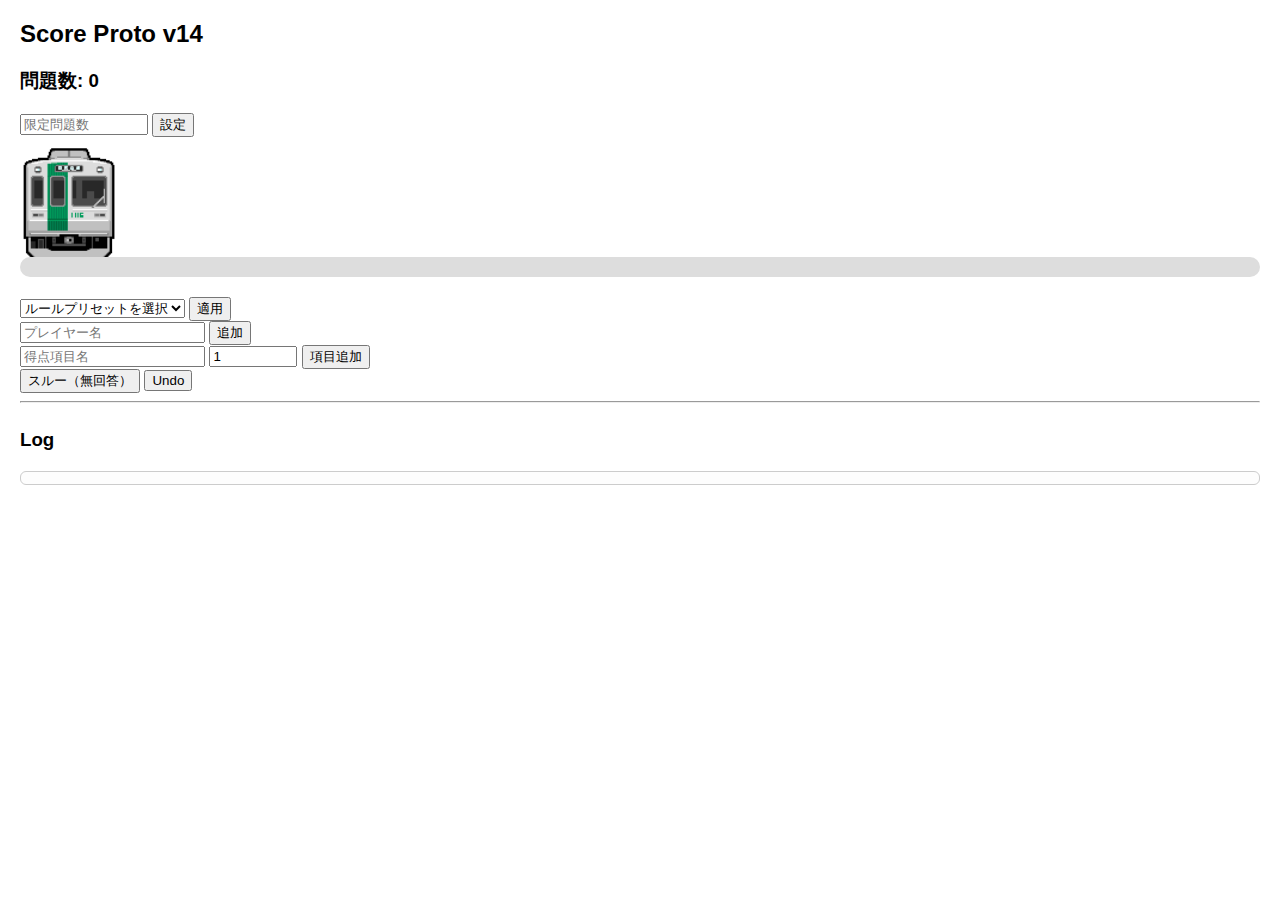
<file: staff/tokuten.html>
<!DOCTYPE html>
<html lang="ja">
<head>
  <meta charset="UTF-8">
  <title>Score Proto v14</title>
  <style>
    body { font-family: sans-serif; margin: 20px; }

    /* プレイヤー表示（横固定） */
    #players {
      display: flex;
      flex-direction: row;
      flex-wrap: wrap;
      gap: 10px;
    }

    .player {
      border: 1px solid #ccc;
      padding: 10px;
      border-radius: 6px;
      background: #fafafa;
      width: 200px;
    }
    .player.out { opacity: 0.4; background: #eee; }

    .score-item {
      display: flex;
      align-items: center;
      gap: 6px;
      margin-top: 4px;
    }

    /* ログ */
    #log {
      margin-top: 20px;
      font-size: 14px;
      max-height: 200px;
      overflow-y: auto;
      border: 1px solid #ccc;
      padding: 6px;
      border-radius: 6px;
      background: #fdfdfd;
    }
    .log-item {
      padding: 4px 6px;
      margin-bottom: 4px;
      background: #f3f3f3;
      border-left: 4px solid #888;
      border-radius: 4px;
    }

    /* ゲージ全体（画像の高さを考慮して下げる） */
    #gaugeWrapper {
      position: relative;
      width: 100%;
      margin-top: 120px; /* ←画像98px + 余白20px */
      margin-bottom: 20px;
    }

    #gaugeContainer {
      width: 100%;
      height: 20px;
      background: #ddd;
      border-radius: 10px;
      position: relative;
    }

    #gaugeBar {
      height: 100%;
      width: 0%;
      background: #4caf50;
      border-radius: 10px;
      transition: width 0.3s;
    }

    /* 節（5問ごと）を太く */
    .gaugeTick {
      position: absolute;
      top: -4px;
      width: 4px;
      height: 28px;
      background: #333;
      border-radius: 2px;
    }

    /* 画像（ゲージ上を移動） */
    #gaugeIcon {
      position: absolute;
      top: -110px; /* 画像高さ98px + 余白12px */
      width: 98px;
      height: auto;
      transition: transform 0.3s;
      pointer-events: none;
    }
  </style>
</head>
<body>

<h2>Score Proto v14</h2>

<h3 id="problemCountDisplay">問題数: 0</h3>

<!-- 限定問題数 -->
<div>
  <input id="maxProblems" type="number" placeholder="限定問題数" style="width:120px">
  <button onclick="setMaxProblems()">設定</button>
</div>

<!-- ゲージ（節 + 画像） -->
<div id="gaugeWrapper">
  <img id="gaugeIcon" src="assets/images/tokuten/kyot10l.png">
  <div id="gaugeContainer">
    <div id="gaugeBar"></div>
  </div>
</div>

<!-- ルールプリセット -->
<div>
  <select id="presetSelect">
    <option value="">ルールプリセットを選択</option>
    <option value="nmarubatsu">n○m×</option>
    <option value="updown">Up-Down</option>
    <option value="freeze">Freeze</option>
  </select>
  <button onclick="applyPreset()">適用</button>
</div>

<!-- プレイヤー追加 -->
<div>
  <input id="playerName" placeholder="プレイヤー名">
  <button onclick="addPlayer()">追加</button>
</div>

<!-- 項目追加 -->
<div>
  <input id="itemName" placeholder="得点項目名">
  <input id="itemWeight" type="number" step="0.1" value="1" style="width:80px">
  <button onclick="addScoreItem()">項目追加</button>
</div>

<!-- 問題数操作 -->
<div>
  <button onclick="noAnswer()">スルー（無回答）</button>
  <button onclick="undo()">Undo</button>
</div>

<hr>

<div id="players"></div>

<h3>Log</h3>
<div id="log"></div>

<script>
  let players = [];
  let scoreItems = [];
  let history = [];
  let logs = [];
  let problemCount = 0;
  let maxProblems = null;
  let finished = false;

  const presets = {
    nmarubatsu: {
      items: [
        { name: "正解", weight: 1, label: "○" },
        { name: "誤答", weight: 1, label: "×" },
        { name: "アドバンテージ", weight: 1, label: null }
      ]
    },
    updown: {
      items: [
        { name: "正解", weight: 1, label: "○" },
        { name: "誤答", weight: 1, label: "×" }
      ]
    },
    freeze: {
      items: [
        { name: "正解", weight: 1, label: "○" },
        { name: "誤答", weight: 1, label: "×" }
      ]
    }
  };

  function getPreset() {
    return document.getElementById("presetSelect").value;
  }

  /* 限定問題数設定 */
  function setMaxProblems() {
    maxProblems = parseInt(document.getElementById("maxProblems").value);
    drawGaugeTicks();
    updateGauge();
  }

  /* 節を描画（5問ごと） */
  function drawGaugeTicks() {
    const container = document.getElementById("gaugeContainer");
    container.querySelectorAll(".gaugeTick").forEach(e => e.remove());

    if (!maxProblems) return;

    for (let i = 5; i <= maxProblems; i += 5) {
      const tick = document.createElement("div");
      tick.className = "gaugeTick";
      const ratio = i / maxProblems;
      tick.style.left = `calc(${ratio * 100}% - 2px)`;
      container.appendChild(tick);
    }
  }

  /* ゲージ更新 + 画像移動（右端合わせ） */
  function updateGauge() {
    if (!maxProblems) return;

    const ratio = Math.min(problemCount / maxProblems, 1);
    const bar = document.getElementById("gaugeBar");
    bar.style.width = (ratio * 100) + "%";

    const icon = document.getElementById("gaugeIcon");
    const containerWidth = document.getElementById("gaugeContainer").offsetWidth;
    const iconWidth = icon.offsetWidth;

    /* 画像の右端をゲージバーの右端に合わせる */
    const x = ratio * containerWidth - iconWidth;

    icon.style.transform = `translateX(${x}px)`;
  }

  function applyPreset() {
    const key = getPreset();
    if (!key) return;

    scoreItems = JSON.parse(JSON.stringify(presets[key].items));
    render();
  }

  function render() {
    const container = document.getElementById("players");
    container.innerHTML = "";

    players.forEach((p, idx) => {
      const div = document.createElement("div");
      div.className = "player";
      if (p.status === "out") div.classList.add("out");

      let stopText = "";
      if (getPreset() === "freeze" && p.freezeStop > 0) {
        stopText = `（Stop ${p.freezeStop}）`;
      }

      const title = document.createElement("div");
      title.textContent = `${p.name}${stopText}（合計: ${calcTotal(p)}）`;
      div.appendChild(title);

      scoreItems.forEach(item => {
        if (!(item.name in p.scores)) p.scores[item.name] = 0;

        const row = document.createElement("div");
        row.className = "score-item";

        const label = document.createElement("span");
        label.textContent = `${item.name}: ${p.scores[item.name]}`;
        row.appendChild(label);

        const plus = document.createElement("button");
        plus.textContent = item.label || "+1";

        if (p.freezeStop > 0) plus.style.display = "none";
        plus.disabled = p.status === "out" || finished;

        plus.onclick = () => changeScore(idx, item.name, +1);
        row.appendChild(plus);

        div.appendChild(row);
      });

      container.appendChild(div);
    });

    document.getElementById("problemCountDisplay").textContent =
      `問題数: ${problemCount}`;

    renderLog();
  }

  function addPlayer() {
    const name = document.getElementById("playerName").value;
    if (!name) return;
    players.push({ name, scores: {}, status: "alive", freezeStop: 0 });
    document.getElementById("playerName").value = "";
    render();
  }

  function addScoreItem() {
    const name = document.getElementById("itemName").value;
    const weight = parseFloat(document.getElementById("itemWeight").value);

    if (!name || scoreItems.some(i => i.name === name)) return;

    scoreItems.push({ name, weight, label: "+1" });
    document.getElementById("itemName").value = "";
    render();
  }

  function changeScore(playerIndex, itemName, delta) {
    if (finished) return;

    const p = players[playerIndex];
    const preset = getPreset();

    history.push({
      type: "score",
      playerIndex,
      itemName,
      delta: -delta,
      problemDelta: -1,
      prevStatus: p.status,
      prevScores: JSON.parse(JSON.stringify(p.scores)),
      prevFreeze: p.freezeStop
    });

    logs.push(`${new Date().toLocaleTimeString()} ${p.name} ${itemName} +1`);

    p.scores[itemName] += delta;

    /* Up-Down */
    if (preset === "updown" && itemName === "誤答") {
      if (p.scores["誤答"] === 1) p.scores["正解"] = 0;
      if (p.scores["誤答"] === 2) p.status = "out";
    }

    /* Freeze（誤答数+1後に Stop n） */
    if (preset === "freeze" && itemName === "誤答") {
      p.freezeStop = p.scores["誤答"];
    }

    problemCount++;
    applyFreezeDecay();
    updateGauge();
    checkFinish();
    render();
  }

  function noAnswer() {
    if (finished) return;

    history.push({
      type: "noAnswer",
      problemDelta: -1,
      prevFreeze: players.map(p => p.freezeStop)
    });

    logs.push(`${new Date().toLocaleTimeString()} スルー（無回答）`);

    problemCount++;
    applyFreezeDecay();
    updateGauge();
    checkFinish();
    render();
  }

  function applyFreezeDecay() {
    if (getPreset() !== "freeze") return;

    players.forEach(p => {
      if (p.freezeStop > 0) p.freezeStop--;
    });
  }

  function checkFinish() {
    if (maxProblems && problemCount >= maxProblems) {
      finished = true;
      logs.push(`${new Date().toLocaleTimeString()} ★終了★`);
    }
  }

  function undo() {
    const last = history.pop();
    if (!last) return;

    if (last.type === "score") {
      const p = players[last.playerIndex];
      p.scores = last.prevScores;
      p.status = last.prevStatus;
      p.freezeStop = last.prevFreeze;

      logs.push(`${new Date().toLocaleTimeString()} Undo: ${p.name} ${last.itemName}`);
    }

    if (last.type === "noAnswer") {
      logs.push(`${new Date().toLocaleTimeString()} Undo: スルー取消`);
      players.forEach((p, i) => {
        p.freezeStop = last.prevFreeze[i];
      });
    }

    if (last.problemDelta) {
      problemCount += last.problemDelta;
    }

    finished = false;
    updateGauge();
    render();
  }

  function calcTotal(player) {
    let total = 0;
    scoreItems.forEach(item => {
      const v = player.scores[item.name] || 0;
      total += v * item.weight;
    });
    return total;
  }

  function renderLog() {
    const logDiv = document.getElementById("log");
    logDiv.innerHTML = "";

    logs.slice(-200).forEach(line => {
      const div = document.createElement("div");
      div.className = "log-item";
      div.textContent = line;
      logDiv.appendChild(div);
    });
  }
</script>

</body>
</html>
</file>
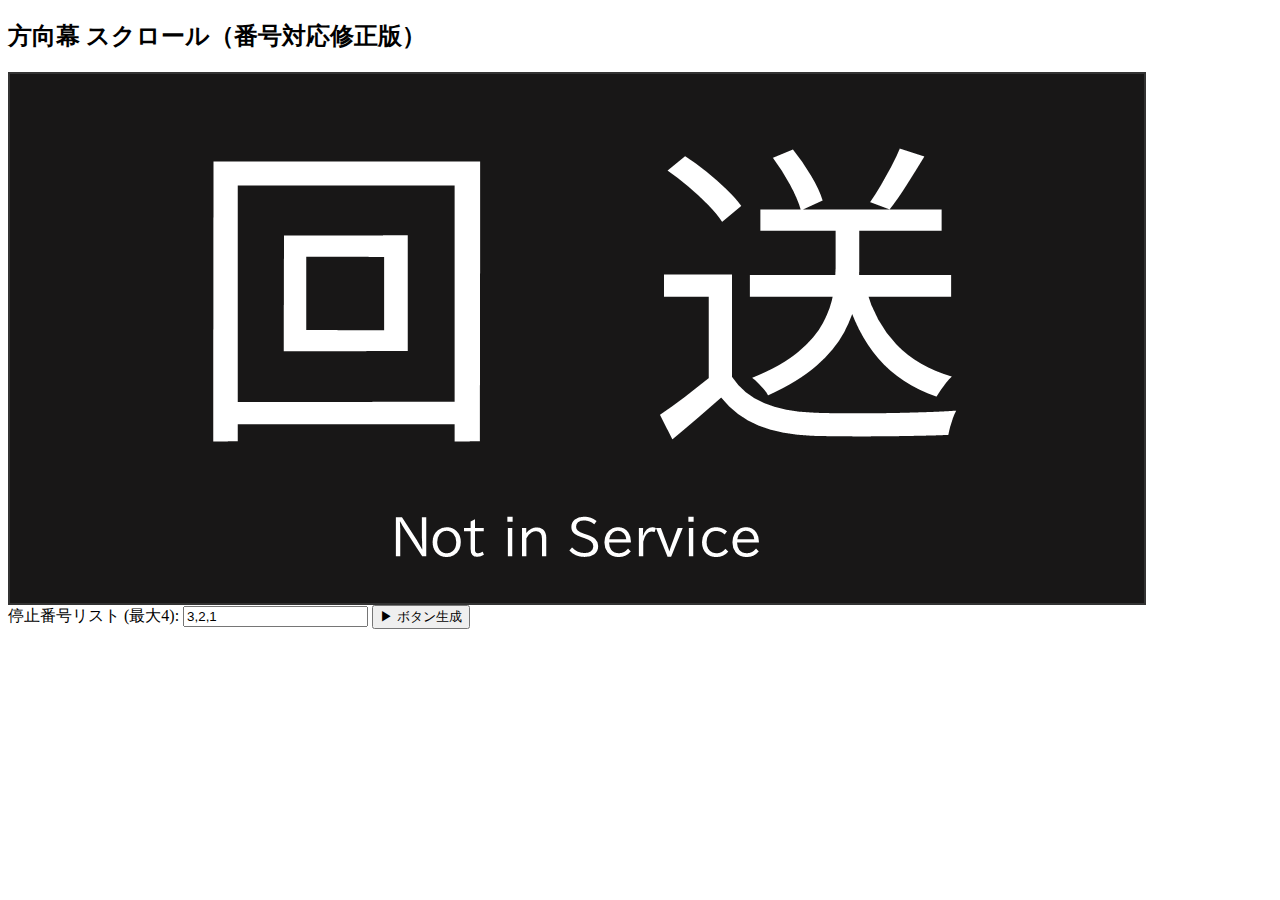
<file: staff/turnover.html>
<!DOCTYPE html>
<html lang="ja">
<head>
  <meta charset="UTF-8">
  <title>方向幕 スクロール（番号対応修正版）</title>
  <style>
    .container {
      width: 1134px;
      height: 529px;
      overflow: hidden;
      border: 2px solid #333;
      position: relative;
    }
    .track {
      display: flex;
      flex-direction: column;
      transform: translateY(0);
    }
    .track img {
      width: 1134px;
      height: 529px;
      margin-bottom: 10px; /* 画像間に10px空白 */
    }
    .buttons {
      margin-top: 10px;
    }
    .buttons button {
      margin: 5px;
      padding: 8px 16px;
    }
  </style>
</head>
<body>
  <h2>方向幕 スクロール（番号対応修正版）</h2>
  <div class="container">
    <div class="track" id="track">
      <!-- 特殊画像（番号対象外） -->
      <img src="assets/images/to/TOOiS.png">
      <img src="assets/images/to/TOOiS.png">
      <img src="assets/images/to/TOWhite.png">
      <!-- 通常幕（番号対象） -->
      <img src="assets/images/to/TO1.png" data-index="1">
      <img src="assets/images/to/TO2.png" data-index="2">
      <img src="assets/images/to/TO3.png" data-index="3">
      <!-- 最後尾にホワイト（番号対象外） -->
      <img src="assets/images/to/TOWhite.png">
    </div>
  </div>

  <div>
    <label>停止番号リスト (最大4): <input type="text" id="stopList" value="3,2,1"></label>
    <button onclick="generateButtons()">▶ ボタン生成</button>
  </div>

  <div class="buttons" id="buttons"></div>

  <script>
    const track = document.getElementById("track");
    const imageHeight = 529 + 10; // 画像高さ＋空白分
    const totalImages = 3; // 通常幕の枚数（TO1〜TO3）
    let scrollTimer = null;
    let currentIndex = 1; // 現在位置（TO1からスタート）
    let offsetY = 0;

    // 指定番号までスクロール
    function scrollTo(stopIndex) {
      if (scrollTimer) clearInterval(scrollTimer);

      let distance;
      let direction;

      if (stopIndex > currentIndex) {
        // 老いている → 前方向
        distance = stopIndex - currentIndex;
        direction = -1;
      } else if (stopIndex < currentIndex) {
        // 若い → 一度最後尾+1枚目まで進んでから逆方向
        distance = (totalImages - currentIndex) + 1;
        direction = -1;
        setTimeout(() => {
          scrollBackward(stopIndex);
        }, distance * 30);
        return;
      } else {
        return;
      }

      let steps = distance * imageHeight;
      let moved = 0;

      scrollTimer = setInterval(() => {
        moved += Math.abs(direction * 10);
        offsetY += direction * 10;

        track.style.transform = `translateY(${offsetY}px)`;

        if (moved >= steps) {
          clearInterval(scrollTimer);
          scrollTimer = null;
          currentIndex = stopIndex;
        }
      }, 16);
    }

    // 逆方向スクロール
    function scrollBackward(stopIndex) {
      if (scrollTimer) clearInterval(scrollTimer);

      let distance = stopIndex - 1;
      let steps = distance * imageHeight;
      let moved = 0;
      let direction = +1;

      scrollTimer = setInterval(() => {
        moved += Math.abs(direction * 10);
        offsetY += direction * 10;

        track.style.transform = `translateY(${offsetY}px)`;

        if (moved >= steps) {
          clearInterval(scrollTimer);
          scrollTimer = null;
          currentIndex = stopIndex;
        }
      }, 16);
    }

    // 順序ラベル生成
    function ordinal(n) {
      const suffixes = ["th","st","nd","rd"];
      const v = n % 100;
      return n + (suffixes[(v-20)%10] || suffixes[v] || suffixes[0]);
    }

    // ボタン生成
    function generateButtons() {
      const input = document.getElementById("stopList").value;
      const numbers = input.split(",").map(n => parseInt(n.trim(), 10)).filter(n => !isNaN(n));
      const buttonsDiv = document.getElementById("buttons");
      buttonsDiv.innerHTML = "";

      numbers.slice(0,4).forEach((num, idx) => {
        const btn = document.createElement("button");
        btn.textContent = `${ordinal(idx+1)} → Stop at TO${num}`;
        btn.onclick = () => scrollTo(num);
        buttonsDiv.appendChild(btn);
      });
    }
  </script>
</body>
</html>
</file>
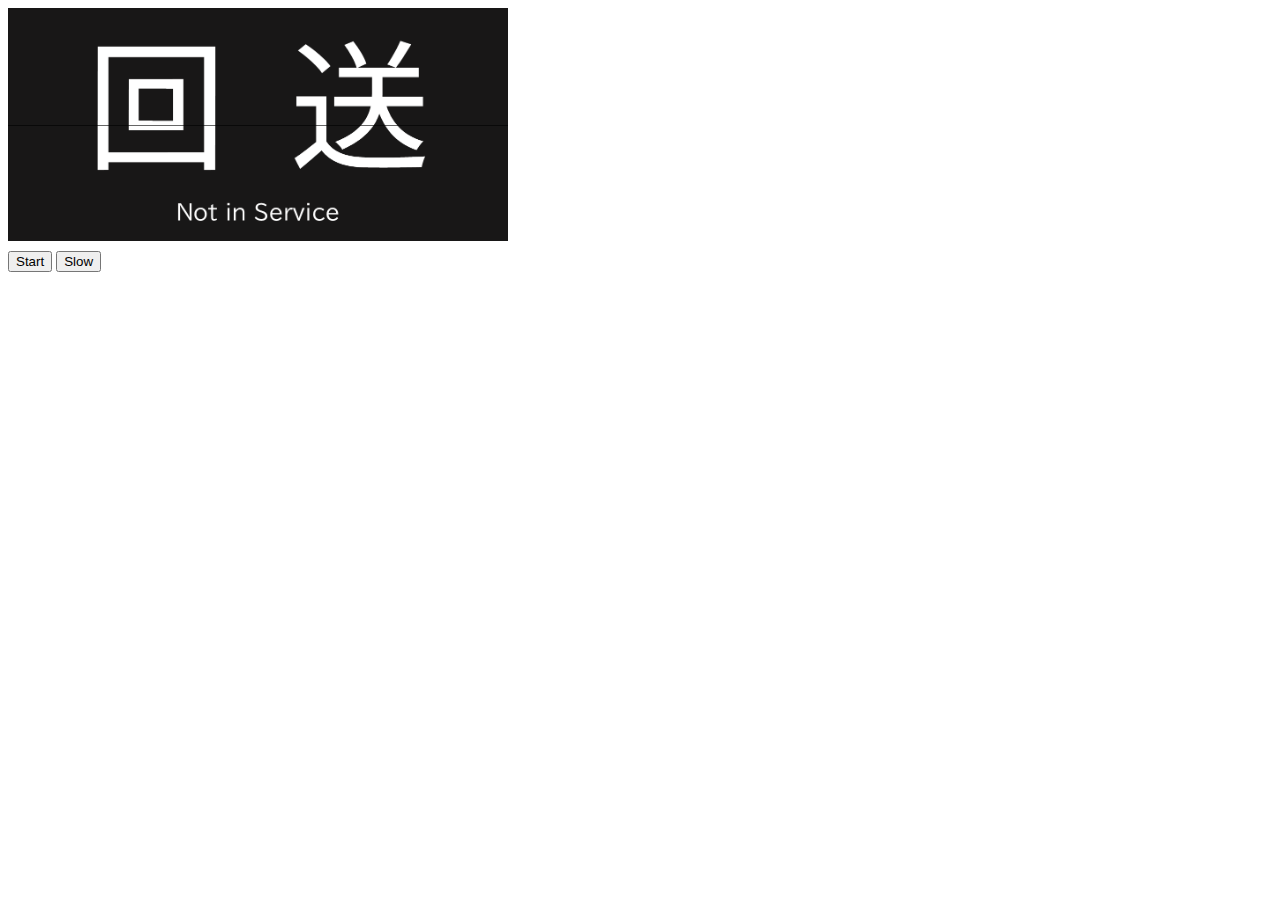
<file: staff/turnover2.html>
<!DOCTYPE html>
<html lang="ja">
<head>
  <meta charset="UTF-8">
  <title>ターンオーバー</title>
  <style>
  .outer {
  width: 500px; 
  height: calc(500px * 529 / 1134); /* 画像比率に合わせる */
  position: relative;
  margin-bottom: 10px;
}

.flap {
  width: 100%;
  height: 100%;
  position: absolute;
  overflow: hidden;
}

.flap img {
  width: 100%;
  height: 100%;
  object-fit: contain;  /* ← 比率維持で縮小して収める */
  display: block;
}

/* 上半分・下半分の切り取り */
.flap.top {
  clip-path: polygon(0 0, 100% 0, 100% 50%, 0 50%);
  display: none;
}

.flap.bottom {
  clip-path: polygon(0 50%, 100% 50%, 100% 100%, 0 100%);
  display: none;
}

.gap {
  height: 1px;
  width: 100%;
  position: relative;
  top: 50%;
  background-color: #000;
  opacity: 0.6;
}
  </style>
</head>
<body>
<div class="outer">
  <div class="flap" id="flap">
    <img id="flapImg" />
  </div>
  <div class="flap top">
    <img id="flapImgTop" />
  </div>
  <div class="flap bottom">
    <img id="flapImgBottom" />
  </div>
  <div class="gap"></div>
</div>

<button onclick="start()">Start</button>
<button onclick="slow()">Slow</button>

  <script>
// 初期表示：TO0iS.png をセット
window.addEventListener("DOMContentLoaded", () => {
  const imgMain = document.querySelector('#flapImg');
  const imgTop  = document.querySelector('#flapImgTop');
  const imgBot  = document.querySelector('#flapImgBottom');

  const initImg = "assets/images/to/TOOiS.png";

  imgMain.src = initImg;
  imgTop.src  = initImg;
  imgBot.src  = initImg;
});

function start() {
  turn(60);
}

function slow() {
  turn(300);
}

async function turn(duration) {
  // TO1.png 〜 TO22.png を順番に flip
  for (let n = 1; n <= 22; n++) {
    await turnFlap(n, duration);
  }
}

async function turnFlap(n, duration) {

  const flap  = document.querySelector('#flap');
  const flapT = document.querySelector('.flap.top');
  const flapB = document.querySelector('.flap.bottom');

  const imgMain = document.querySelector('#flapImg');
  const imgTop  = document.querySelector('#flapImgTop');
  const imgBot  = document.querySelector('#flapImgBottom');

  const imgPath = `assets/images/to/TO${n}.png`;

  // 画像セット
  imgMain.src = imgPath;
  imgTop.src  = imgPath;
  imgBot.src  = imgPath;

  flap.style.zIndex = 11;
  flapB.style.zIndex = 12;
  flapT.style.zIndex = 10;

  flapT.style.display = 'block';
  flapB.style.display = 'block';

  // 前半90度回転
  let animation = flap.animate(
    [{ transform: 'rotateX(-90deg)' }],
    { duration: duration }
  );
  await animation.finished;

  // 後半設定
  flap.style.transform = 'rotateX(90deg)';
  flap.style.zIndex = 11;
  flapB.style.zIndex = 10;
  flapT.style.zIndex = 12;

  // 後半90度回転
  animation = flap.animate(
    [{ transform: 'rotateX(0deg)' }],
    { duration: duration, fill: 'forwards' }
  );
  await animation.finished;
  animation.commitStyles();
  animation.cancel();

  flapB.style.display = 'none';
  flapT.style.display = 'none';
}
  </script>
</body>
</html>
</file>
<file: assets/style.css>
:root {
  --bg: #0f0f12;
  --card: #17171c;
  --text: #f3f3f5;
  --muted: #b9bac6;
  --primary: #2eaadc;
  --accent: #ffd36a;
  --border: #262733;
}

* { box-sizing: border-box; }
html, body { margin: 0; padding: 0; background: var(--bg); color: var(--text); font-family: system-ui, -apple-system, Segoe UI, Roboto, Noto Sans JP, sans-serif; }
a { color: var(--primary); text-decoration: none; }
a:hover { text-decoration: underline; }

.site-header, .site-footer { border-bottom: 1px solid var(--border); }
.site-footer { border-top: 1px solid var(--border); border-bottom: none; }

.wrap { max-width: 1080px; margin: 0 auto; padding: 12px 20px; }

.brand { font-weight: 700; font-size: 18px; margin-right: 24px; color: var(--text); }
.nav a { margin-right: 12px; color: var(--muted); }
.nav a:hover { color: var(--text); }

.hero { display: grid; place-items: center; padding: 24px; }
.hero img { width: min(564px, 95vw); height: auto; border-radius: 12px; box-shadow: 0 8px 24px rgba(0,0,0,0.35); }

.content { max-width: 840px; margin: 0 auto; padding: 8px 20px 32px; }
h1 { font-size: 28px; margin: 16px 0 8px; }
h2 { font-size: 22px; margin: 24px 0 12px; }
h6 { color: var(--accent); margin: 0 0 16px; font-weight: 600; letter-spacing: 0.2px; }

.details { background: var(--card); border: 1px solid var(--border); border-radius: 10px; padding: 8px 12px; margin: 16px 0 20px; }
.details summary { cursor: pointer; font-weight: 600; }
.grid { display: grid; grid-template-columns: 1fr; gap: 8px; }
@media (min-width: 720px) {
  .grid { grid-template-columns: 1fr 1fr; }
}

.socials { display: flex; gap: 8px; margin: 8px 0 20px; }
.icon img { width: 28px; height: 28px; filter: grayscale(10%); }

.contact form { display: grid; gap: 12px; background: var(--card); border: 1px solid var(--border); border-radius: 10px; padding: 16px; }
label { display: grid; gap: 6px; color: var(--muted); }
input, textarea { width: 100%; padding: 10px 12px; border: 1px solid var(--border); border-radius: 8px; background: #111218; color: var(--text); }
input:focus, textarea:focus { outline: 2px solid var(--primary); }

button { background: var(--primary); color: #081018; border: none; padding: 10px 14px; border-radius: 8px; font-weight: 700; cursor: pointer; }
button:hover { filter: brightness(1.1); }

.site-footer .wrap { display: flex; justify-content: space-between; align-items: center; flex-wrap: wrap; gap: 8px; }
.org p, .legal p { margin: 4px 0; color: var(--muted); }
.powered { font-size: 12px; }
</file>
<file: staff/assets/css/main.css>
@charset "utf-8";

/* ====== 全体 ====== */
body {
  margin: 0;
  font-family: "Yu Gothic","Hiragino Kaku Gothic ProN",sans-serif;
  background: #eef2f3;
}

/* ====== ヘッダー ====== */
#header {
  display: block;
  text-align: center;
  background: #fff;
  padding: 20px 0 10px;
  border-bottom: 4px solid #f57c00;
  position: relative;
}

#problemCountDisplay {
  font-size: 64px;
  font-weight: 900;
  letter-spacing: 6px;
}

.train-type,.car-number{
  position:absolute;
  top:20px;
  background:#666;
  color:#fff;
  padding:6px 14px;
  border-radius:8px;
  font-size:20px;
}
.train-type{left:20px;}
.car-number{right:20px;}

/* ====== プレイヤーエリア ====== */
#players {
  position: relative;
  background: #fff;
  padding: 40px 20px 160px;
  display: flex;
  justify-content: space-between;
}

/* ====== プレイヤー列 ====== */
.player-card {
  position: relative;
  flex: 1;
  text-align: center;
  display: flex;
  flex-direction: column;
  align-items: center;
}

/* ====== 名前（縦書き） ====== */
.name-area {
  height: 160px;
  display: flex;
  justify-content: center;
  align-items: center;
  overflow: hidden;
}

.player-name {
  writing-mode: vertical-rl;
  text-orientation: upright;
  font-size: 32px;
  font-weight: 800;
  transform-origin: center center;
}

/* ====== スコア ====== */
.score-card {
  margin-top: 20px;
  margin-bottom: 10px;
}

.score-box {
  width: 48px;
  height: 30px;
  line-height: 30px;
  background: #fff;
  border: 2px solid #ccc;
  font-size: 20px;
  font-weight: bold;
}

/* ====== 状態 ====== */
.status-card {
  margin-top: 10px;
  font-size: 14px;
  font-weight: 700;
  color: #222;
}

/* ====== フッター ====== */
#footer {
  position: fixed;
  bottom: 0;
  left: 0;
  right: 0;
  background: #000;
  color: #fff;
  font-size: 14px;
  padding: 6px 10px;
  white-space: nowrap;
  overflow-x: auto;
  display: flex;
  justify-content: space-between;
  align-items: center;
}

#reset-button {
  background: #f57c00;
  color: #fff;
  border: none;
  padding: 6px 16px;
  border-radius: 4px;
  cursor: pointer;
  font-size: 14px;
  font-weight: bold;
  white-space: nowrap;
  transition: background 0.2s;
}

#reset-button:hover {
  background: #d56600;
}

#reset-button:active {
  background: #c45f00;
}
</file>
